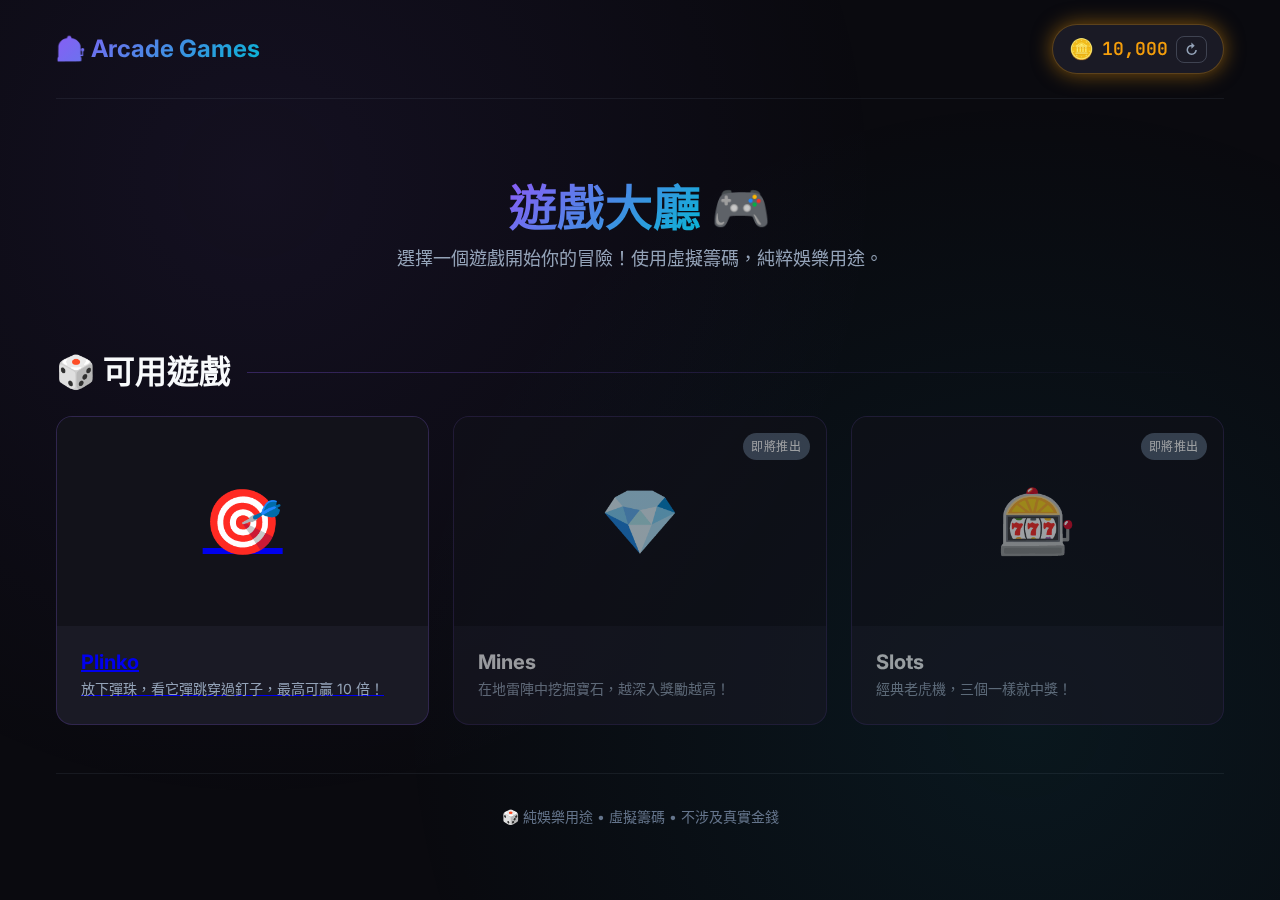
<file: index.html>
<!DOCTYPE html>
<html lang="zh-TW">
  <head>
    <meta charset="UTF-8" />
    <meta name="viewport" content="width=device-width, initial-scale=1.0" />
    <title>🎰 Arcade Games</title>
    <meta
      name="description"
      content="Discord Activity 遊戲平台 - 在 Discord 內玩各種刺激的賭場遊戲！"
    />

    <!-- Fonts -->
    <link rel="preconnect" href="https://fonts.googleapis.com" />
    <link rel="preconnect" href="https://fonts.gstatic.com" crossorigin />
    <link
      href="https://fonts.googleapis.com/css2?family=Inter:wght@400;500;600;700&family=JetBrains+Mono:wght@500;600&display=swap"
      rel="stylesheet"
    />

    <!-- Styles -->
    <link rel="stylesheet" href="css/main.css" />

    <style>
      .hero {
        text-align: center;
        padding: var(--space-2xl) 0;
      }

      .hero__title {
        font-size: 3rem;
        margin-bottom: var(--space-sm);
      }

      .hero__subtitle {
        color: var(--text-secondary);
        font-size: 1.125rem;
        max-width: 500px;
        margin: 0 auto var(--space-xl);
      }

      .section-title {
        display: flex;
        align-items: center;
        gap: var(--space-md);
        margin-bottom: var(--space-lg);
      }

      .section-title::after {
        content: "";
        flex: 1;
        height: 1px;
        background: linear-gradient(
          90deg,
          rgba(139, 92, 246, 0.3),
          transparent
        );
      }

      .coming-soon {
        position: absolute;
        top: var(--space-md);
        right: var(--space-md);
        background: rgba(100, 116, 139, 0.8);
        color: white;
        font-size: 0.75rem;
        padding: var(--space-xs) var(--space-sm);
        border-radius: var(--radius-full);
        text-transform: uppercase;
        letter-spacing: 0.05em;
      }

      .game-card--disabled {
        opacity: 0.6;
        cursor: not-allowed;
      }

      .game-card--disabled:hover {
        transform: none;
        border-color: rgba(139, 92, 246, 0.2);
        box-shadow: none;
      }

      .footer {
        text-align: center;
        padding: var(--space-xl) 0;
        color: var(--text-muted);
        font-size: 0.875rem;
        border-top: 1px solid rgba(148, 163, 184, 0.1);
        margin-top: var(--space-2xl);
      }

      .reset-btn {
        font-size: 0.875rem;
        padding: var(--space-xs) var(--space-sm);
      }
    </style>
  </head>
  <body>
    <div class="container">
      <!-- Header -->
      <header class="header">
        <a href="index.html" class="header__logo"> 🎰 Arcade Games </a>
        <div class="chip-balance">
          <span class="chip-balance__icon">🪙</span>
          <span class="chip-balance__amount chip-display">0</span>
          <button
            class="btn btn--ghost reset-btn"
            onclick="resetChips()"
            title="重置籌碼"
          >
            ↻
          </button>
        </div>
      </header>

      <!-- Hero -->
      <section class="hero">
        <h1 class="hero__title">
          <span class="text-gradient">遊戲大廳</span> 🎮
        </h1>
        <p class="hero__subtitle">
          選擇一個遊戲開始你的冒險！使用虛擬籌碼，純粹娛樂用途。
        </p>
      </section>

      <!-- Games Section -->
      <section>
        <h2 class="section-title">🎲 可用遊戲</h2>
        <div class="game-grid">
          <!-- Plinko -->
          <a href="games/plinko/index.html" class="game-card">
            <div class="game-card__image">🎯</div>
            <div class="game-card__content">
              <h3 class="game-card__title">Plinko</h3>
              <p class="game-card__description">
                放下彈珠，看它彈跳穿過釘子，最高可贏 10 倍！
              </p>
            </div>
          </a>

          <!-- Coming Soon: Mines -->
          <div class="game-card game-card--disabled">
            <span class="coming-soon">即將推出</span>
            <div class="game-card__image">💎</div>
            <div class="game-card__content">
              <h3 class="game-card__title">Mines</h3>
              <p class="game-card__description">
                在地雷陣中挖掘寶石，越深入獎勵越高！
              </p>
            </div>
          </div>

          <!-- Coming Soon: Slots -->
          <div class="game-card game-card--disabled">
            <span class="coming-soon">即將推出</span>
            <div class="game-card__image">🎰</div>
            <div class="game-card__content">
              <h3 class="game-card__title">Slots</h3>
              <p class="game-card__description">經典老虎機，三個一樣就中獎！</p>
            </div>
          </div>
        </div>
      </section>

      <!-- Footer -->
      <footer class="footer">
        <p>🎲 純娛樂用途 • 虛擬籌碼 • 不涉及真實金錢</p>
      </footer>
    </div>

    <!-- Scripts -->
    <script src="js/chip-manager.js"></script>
    <script src="js/discord-sdk.js"></script>
    <script>
      function resetChips() {
        if (confirm("確定要重置籌碼到 10,000 嗎？")) {
          ChipManager.reset();
        }
      }

      // Initialize Discord SDK (optional)
      // DiscordSDKWrapper.init('YOUR_CLIENT_ID');
    </script>
  </body>
</html>
</file>
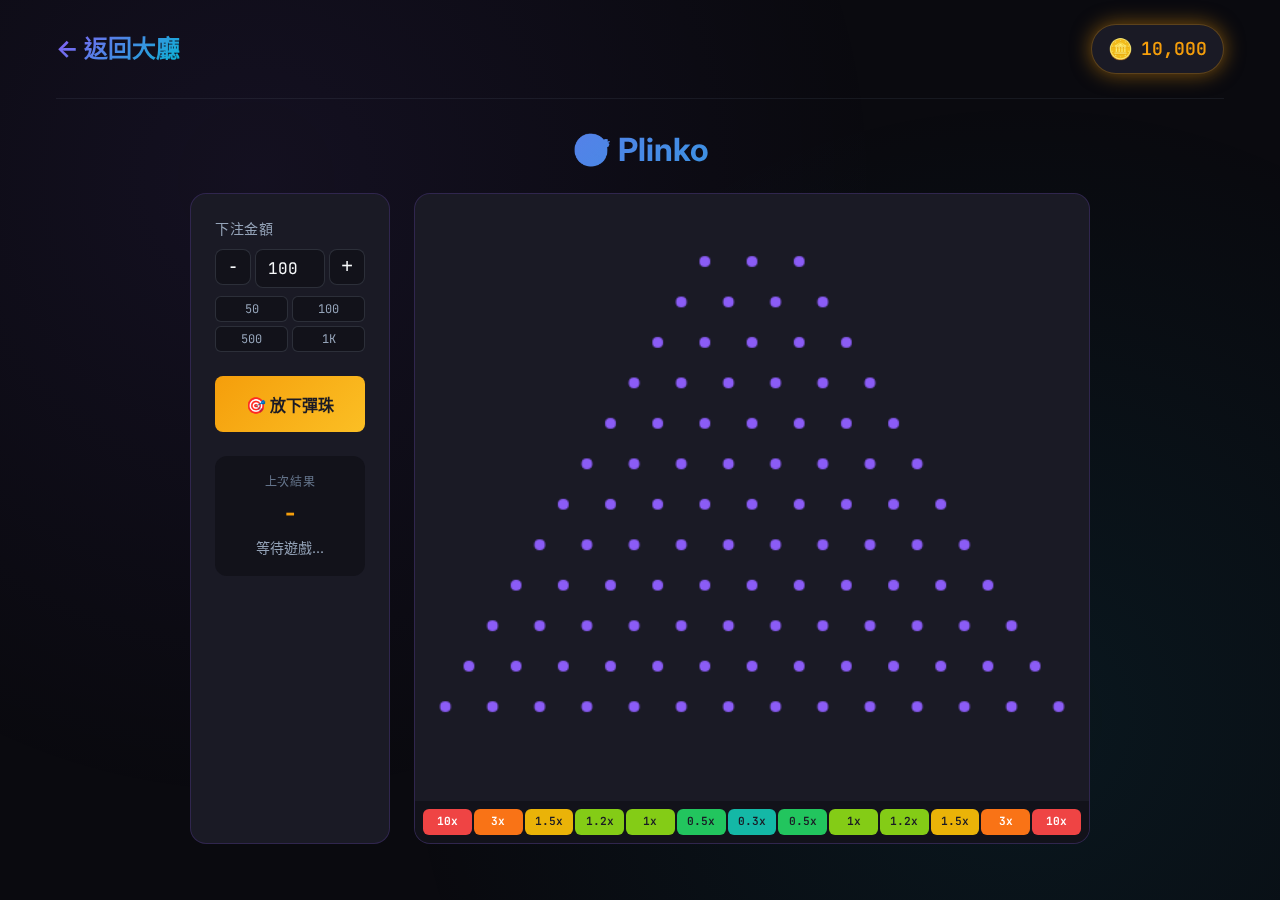
<file: games/plinko/index.html>
<!DOCTYPE html>
<html lang="zh-TW">
<head>
  <meta charset="UTF-8">
  <meta name="viewport" content="width=device-width, initial-scale=1.0">
  <title>🎯 Plinko - Arcade Games</title>
  <meta name="description" content="Plinko 彈珠遊戲 - 放下彈珠看它彈跳！">
  
  <!-- Fonts -->
  <link rel="preconnect" href="https://fonts.googleapis.com">
  <link rel="preconnect" href="https://fonts.gstatic.com" crossorigin>
  <link href="https://fonts.googleapis.com/css2?family=Inter:wght@400;500;600;700&family=JetBrains+Mono:wght@500;600&display=swap" rel="stylesheet">
  
  <!-- Matter.js Physics Engine (local to avoid Discord CSP issues) -->
  <script src="../../js/matter.min.js"></script>
  
  <!-- Styles -->
  <link rel="stylesheet" href="../../css/main.css">
  <link rel="stylesheet" href="plinko.css">
</head>
<body>
  <div class="container">
    <!-- Header -->
    <header class="header">
      <a href="../../index.html" class="header__logo">
        ← 返回大廳
      </a>
      <div class="chip-balance">
        <span class="chip-balance__icon">🪙</span>
        <span class="chip-balance__amount chip-display">0</span>
      </div>
    </header>
    
    <!-- Game Area -->
    <main class="plinko-container">
      <div class="plinko-header">
        <h1 class="plinko-title">🎯 Plinko</h1>
      </div>
      
      <div class="plinko-layout">
        <!-- Betting Panel -->
        <aside class="betting-panel">
          <div class="betting-section">
            <label class="betting-label">下注金額</label>
            <div class="bet-input-group">
              <button class="bet-adjust" onclick="adjustBet(-100)">-</button>
              <input type="number" id="betAmount" class="bet-input" value="100" min="10" max="10000" step="10">
              <button class="bet-adjust" onclick="adjustBet(100)">+</button>
            </div>
            <div class="bet-presets">
              <button class="bet-preset" onclick="setBet(50)">50</button>
              <button class="bet-preset" onclick="setBet(100)">100</button>
              <button class="bet-preset" onclick="setBet(500)">500</button>
              <button class="bet-preset" onclick="setBet(1000)">1K</button>
            </div>
          </div>
          
          <button id="dropBtn" class="btn btn--gold drop-btn" onclick="dropBall()">
            🎯 放下彈珠
          </button>
          
          <div class="result-display" id="resultDisplay">
            <div class="result-label">上次結果</div>
            <div class="result-multiplier" id="lastMultiplier">-</div>
            <div class="result-amount" id="lastWin">等待遊戲...</div>
          </div>
        </aside>
        
        <!-- Canvas Game Area -->
        <div class="plinko-board">
          <canvas id="plinkoCanvas"></canvas>
          <div class="multiplier-row" id="multiplierRow"></div>
        </div>
      </div>
    </main>
  </div>
  
  <!-- Scripts -->
  <script src="../../js/chip-manager.js"></script>
  <script src="../../js/discord-sdk.js"></script>
  <script src="plinko.js"></script>
</body>
</html>
</file>
<file: css/main.css>
/* ===========================================
   Discord Activity Game Platform
   Shared Design System
   =========================================== */

:root {
  /* Color Palette - Casino/Neon Theme */
  --bg-primary: #0a0a0f;
  --bg-secondary: #12121a;
  --bg-card: #1a1a25;
  --bg-card-hover: #222230;

  --accent-primary: #8b5cf6;
  --accent-secondary: #06b6d4;
  --accent-success: #10b981;
  --accent-warning: #f59e0b;
  --accent-danger: #ef4444;

  --text-primary: #f8fafc;
  --text-secondary: #94a3b8;
  --text-muted: #64748b;

  /* Neon Glow Effects */
  --glow-purple: 0 0 20px rgba(139, 92, 246, 0.5);
  --glow-cyan: 0 0 20px rgba(6, 182, 212, 0.5);
  --glow-green: 0 0 20px rgba(16, 185, 129, 0.5);
  --glow-gold: 0 0 20px rgba(245, 158, 11, 0.5);

  /* Gradients */
  --gradient-primary: linear-gradient(135deg, #8b5cf6 0%, #06b6d4 100%);
  --gradient-gold: linear-gradient(135deg, #f59e0b 0%, #fbbf24 100%);
  --gradient-card: linear-gradient(
    180deg,
    rgba(139, 92, 246, 0.1) 0%,
    transparent 100%
  );

  /* Spacing */
  --space-xs: 0.25rem;
  --space-sm: 0.5rem;
  --space-md: 1rem;
  --space-lg: 1.5rem;
  --space-xl: 2rem;
  --space-2xl: 3rem;

  /* Border Radius */
  --radius-sm: 0.375rem;
  --radius-md: 0.5rem;
  --radius-lg: 0.75rem;
  --radius-xl: 1rem;
  --radius-full: 9999px;

  /* Transitions */
  --transition-fast: 150ms ease;
  --transition-base: 250ms ease;
  --transition-slow: 400ms ease;

  /* Typography */
  --font-sans: "Inter", -apple-system, BlinkMacSystemFont, "Segoe UI",
    sans-serif;
  --font-mono: "JetBrains Mono", "Fira Code", monospace;
}

/* Reset & Base */
*,
*::before,
*::after {
  box-sizing: border-box;
  margin: 0;
  padding: 0;
}

html {
  font-size: 16px;
  -webkit-font-smoothing: antialiased;
  -moz-osx-font-smoothing: grayscale;
}

body {
  font-family: var(--font-sans);
  background: var(--bg-primary);
  color: var(--text-primary);
  min-height: 100vh;
  line-height: 1.6;
}

/* Background Pattern */
body::before {
  content: "";
  position: fixed;
  inset: 0;
  background: radial-gradient(
      circle at 20% 20%,
      rgba(139, 92, 246, 0.08) 0%,
      transparent 50%
    ),
    radial-gradient(
      circle at 80% 80%,
      rgba(6, 182, 212, 0.08) 0%,
      transparent 50%
    );
  pointer-events: none;
  z-index: -1;
}

/* Container */
.container {
  width: 100%;
  max-width: 1200px;
  margin: 0 auto;
  padding: 0 var(--space-md);
}

/* Typography */
h1,
h2,
h3,
h4,
h5,
h6 {
  font-weight: 700;
  line-height: 1.2;
}

h1 {
  font-size: 2.5rem;
}
h2 {
  font-size: 2rem;
}
h3 {
  font-size: 1.5rem;
}

/* Chip Balance Display */
.chip-balance {
  display: flex;
  align-items: center;
  gap: var(--space-sm);
  background: var(--bg-card);
  padding: var(--space-sm) var(--space-md);
  border-radius: var(--radius-full);
  border: 1px solid rgba(245, 158, 11, 0.3);
  box-shadow: var(--glow-gold);
}

.chip-balance__icon {
  font-size: 1.25rem;
}

.chip-balance__amount {
  font-family: var(--font-mono);
  font-weight: 600;
  color: var(--accent-warning);
  font-size: 1.125rem;
}

/* Game Card */
.game-card {
  position: relative;
  background: var(--bg-card);
  border-radius: var(--radius-xl);
  border: 1px solid rgba(139, 92, 246, 0.2);
  overflow: hidden;
  cursor: pointer;
  transition: all var(--transition-base);
}

.game-card::before {
  content: "";
  position: absolute;
  inset: 0;
  background: var(--gradient-card);
  opacity: 0;
  transition: opacity var(--transition-base);
}

.game-card:hover {
  transform: translateY(-4px);
  border-color: var(--accent-primary);
  box-shadow: var(--glow-purple);
}

.game-card:hover::before {
  opacity: 1;
}

.game-card__image {
  width: 100%;
  aspect-ratio: 16/9;
  object-fit: cover;
  background: var(--bg-secondary);
  display: flex;
  align-items: center;
  justify-content: center;
  font-size: 4rem;
}

.game-card__content {
  padding: var(--space-lg);
}

.game-card__title {
  font-size: 1.25rem;
  margin-bottom: var(--space-xs);
}

.game-card__description {
  color: var(--text-secondary);
  font-size: 0.875rem;
}

/* Button */
.btn {
  display: inline-flex;
  align-items: center;
  justify-content: center;
  gap: var(--space-sm);
  padding: var(--space-sm) var(--space-lg);
  font-family: var(--font-sans);
  font-size: 1rem;
  font-weight: 600;
  border: none;
  border-radius: var(--radius-md);
  cursor: pointer;
  transition: all var(--transition-fast);
  text-decoration: none;
}

.btn--primary {
  background: var(--gradient-primary);
  color: white;
}

.btn--primary:hover {
  box-shadow: var(--glow-purple);
  transform: translateY(-2px);
}

.btn--gold {
  background: var(--gradient-gold);
  color: #1a1a25;
}

.btn--gold:hover {
  box-shadow: var(--glow-gold);
  transform: translateY(-2px);
}

.btn--ghost {
  background: transparent;
  color: var(--text-secondary);
  border: 1px solid rgba(148, 163, 184, 0.3);
}

.btn--ghost:hover {
  color: var(--text-primary);
  border-color: var(--text-primary);
}

.btn:disabled {
  opacity: 0.5;
  cursor: not-allowed;
  transform: none !important;
}

/* Header */
.header {
  display: flex;
  align-items: center;
  justify-content: space-between;
  padding: var(--space-lg) 0;
  border-bottom: 1px solid rgba(148, 163, 184, 0.1);
  margin-bottom: var(--space-xl);
}

.header__logo {
  display: flex;
  align-items: center;
  gap: var(--space-sm);
  font-size: 1.5rem;
  font-weight: 700;
  background: var(--gradient-primary);
  -webkit-background-clip: text;
  -webkit-text-fill-color: transparent;
  background-clip: text;
  text-decoration: none;
}

/* Game Grid */
.game-grid {
  display: grid;
  grid-template-columns: repeat(auto-fill, minmax(280px, 1fr));
  gap: var(--space-lg);
}

/* Utility Classes */
.text-center {
  text-align: center;
}
.text-gradient {
  background: var(--gradient-primary);
  -webkit-background-clip: text;
  -webkit-text-fill-color: transparent;
  background-clip: text;
}

/* Animations */
@keyframes pulse-glow {
  0%,
  100% {
    box-shadow: var(--glow-purple);
  }
  50% {
    box-shadow: 0 0 30px rgba(139, 92, 246, 0.8);
  }
}

@keyframes float {
  0%,
  100% {
    transform: translateY(0);
  }
  50% {
    transform: translateY(-10px);
  }
}

@keyframes shimmer {
  0% {
    background-position: -200% 0;
  }
  100% {
    background-position: 200% 0;
  }
}

.animate-pulse-glow {
  animation: pulse-glow 2s infinite;
}
.animate-float {
  animation: float 3s ease-in-out infinite;
}

/* Responsive */
@media (max-width: 768px) {
  h1 {
    font-size: 1.75rem;
  }
  h2 {
    font-size: 1.5rem;
  }

  .header {
    flex-direction: column;
    gap: var(--space-md);
  }

  .game-grid {
    grid-template-columns: 1fr;
  }
}
</file>
<file: games/plinko/plinko.css>
/* ===========================================
   Plinko Game Styles
   =========================================== */

.plinko-container {
  max-width: 900px;
  margin: 0 auto;
}

.plinko-header {
  text-align: center;
  margin-bottom: var(--space-lg);
}

.plinko-title {
  font-size: 2rem;
  background: var(--gradient-primary);
  -webkit-background-clip: text;
  -webkit-text-fill-color: transparent;
  background-clip: text;
}

.plinko-layout {
  display: grid;
  grid-template-columns: 200px 1fr;
  gap: var(--space-lg);
}

/* Betting Panel */
.betting-panel {
  background: var(--bg-card);
  border-radius: var(--radius-xl);
  padding: var(--space-lg);
  border: 1px solid rgba(139, 92, 246, 0.2);
  display: flex;
  flex-direction: column;
  gap: var(--space-lg);
}

.betting-section {
  display: flex;
  flex-direction: column;
  gap: var(--space-sm);
}

.betting-label {
  font-size: 0.875rem;
  color: var(--text-secondary);
  text-transform: uppercase;
  letter-spacing: 0.05em;
}

.bet-input-group {
  display: flex;
  gap: var(--space-xs);
}

.bet-input {
  flex: 1;
  background: var(--bg-secondary);
  border: 1px solid rgba(148, 163, 184, 0.2);
  border-radius: var(--radius-md);
  padding: var(--space-sm);
  color: var(--text-primary);
  font-family: var(--font-mono);
  font-size: 1rem;
  text-align: center;
  width: 100%;
}

.bet-input:focus {
  outline: none;
  border-color: var(--accent-primary);
}

.bet-adjust {
  width: 36px;
  height: 36px;
  background: var(--bg-secondary);
  border: 1px solid rgba(148, 163, 184, 0.2);
  border-radius: var(--radius-md);
  color: var(--text-primary);
  font-size: 1.25rem;
  cursor: pointer;
  transition: all var(--transition-fast);
}

.bet-adjust:hover {
  background: var(--accent-primary);
  border-color: var(--accent-primary);
}

.bet-presets {
  display: grid;
  grid-template-columns: repeat(2, 1fr);
  gap: var(--space-xs);
}

.bet-preset {
  padding: var(--space-xs) var(--space-sm);
  background: var(--bg-secondary);
  border: 1px solid rgba(148, 163, 184, 0.2);
  border-radius: var(--radius-sm);
  color: var(--text-secondary);
  font-family: var(--font-mono);
  font-size: 0.75rem;
  cursor: pointer;
  transition: all var(--transition-fast);
}

.bet-preset:hover {
  background: var(--accent-primary);
  color: white;
  border-color: var(--accent-primary);
}

.drop-btn {
  width: 100%;
  padding: var(--space-md);
  font-size: 1rem;
}

.drop-btn:disabled {
  opacity: 0.5;
  cursor: not-allowed;
}

/* Result Display */
.result-display {
  background: var(--bg-secondary);
  border-radius: var(--radius-lg);
  padding: var(--space-md);
  text-align: center;
}

.result-label {
  font-size: 0.75rem;
  color: var(--text-muted);
  text-transform: uppercase;
  letter-spacing: 0.05em;
  margin-bottom: var(--space-xs);
}

.result-multiplier {
  font-family: var(--font-mono);
  font-size: 1.5rem;
  font-weight: 700;
  color: var(--accent-warning);
}

.result-amount {
  font-size: 0.875rem;
  color: var(--text-secondary);
  margin-top: var(--space-xs);
}

.result-amount.win {
  color: var(--accent-success);
}

.result-amount.lose {
  color: var(--accent-danger);
}

/* Plinko Board */
.plinko-board {
  position: relative;
  background: var(--bg-card);
  border-radius: var(--radius-xl);
  border: 1px solid rgba(139, 92, 246, 0.2);
  overflow: hidden;
}

#plinkoCanvas {
  display: block;
  width: 100%;
  background: linear-gradient(180deg, var(--bg-secondary) 0%, var(--bg-card) 100%);
}

/* Multiplier Row */
.multiplier-row {
  display: flex;
  justify-content: center;
  gap: 2px;
  padding: var(--space-sm);
  background: var(--bg-secondary);
}

.multiplier-bucket {
  flex: 1;
  max-width: 50px;
  padding: var(--space-xs) var(--space-sm);
  text-align: center;
  font-family: var(--font-mono);
  font-size: 0.7rem;
  font-weight: 600;
  border-radius: var(--radius-sm);
  transition: all var(--transition-fast);
}

/* Multiplier color grades */
.multiplier-bucket.tier-1 { background: #ef4444; color: white; } /* 10x */
.multiplier-bucket.tier-2 { background: #f97316; color: white; } /* 3x */
.multiplier-bucket.tier-3 { background: #eab308; color: #1a1a25; } /* 1.5x */
.multiplier-bucket.tier-4 { background: #84cc16; color: #1a1a25; } /* 1x */
.multiplier-bucket.tier-5 { background: #22c55e; color: #1a1a25; } /* 0.5x */
.multiplier-bucket.tier-6 { background: #14b8a6; color: #1a1a25; } /* 0.3x */

.multiplier-bucket.active {
  transform: scale(1.15);
  box-shadow: 0 0 20px currentColor;
  z-index: 10;
}

/* Animations */
@keyframes bucket-glow {
  0%, 100% { box-shadow: none; }
  50% { box-shadow: 0 0 20px currentColor; }
}

.multiplier-bucket.highlight {
  animation: bucket-glow 0.5s ease-out;
}

/* Win celebration */
@keyframes celebrate {
  0% { transform: scale(1); }
  25% { transform: scale(1.1); }
  50% { transform: scale(1); }
  75% { transform: scale(1.05); }
  100% { transform: scale(1); }
}

.result-display.celebrate {
  animation: celebrate 0.6s ease-out;
  box-shadow: var(--glow-gold);
}

/* Responsive */
@media (max-width: 768px) {
  .plinko-layout {
    grid-template-columns: 1fr;
  }
  
  .betting-panel {
    order: 2;
  }
  
  .plinko-board {
    order: 1;
  }
}
</file>
